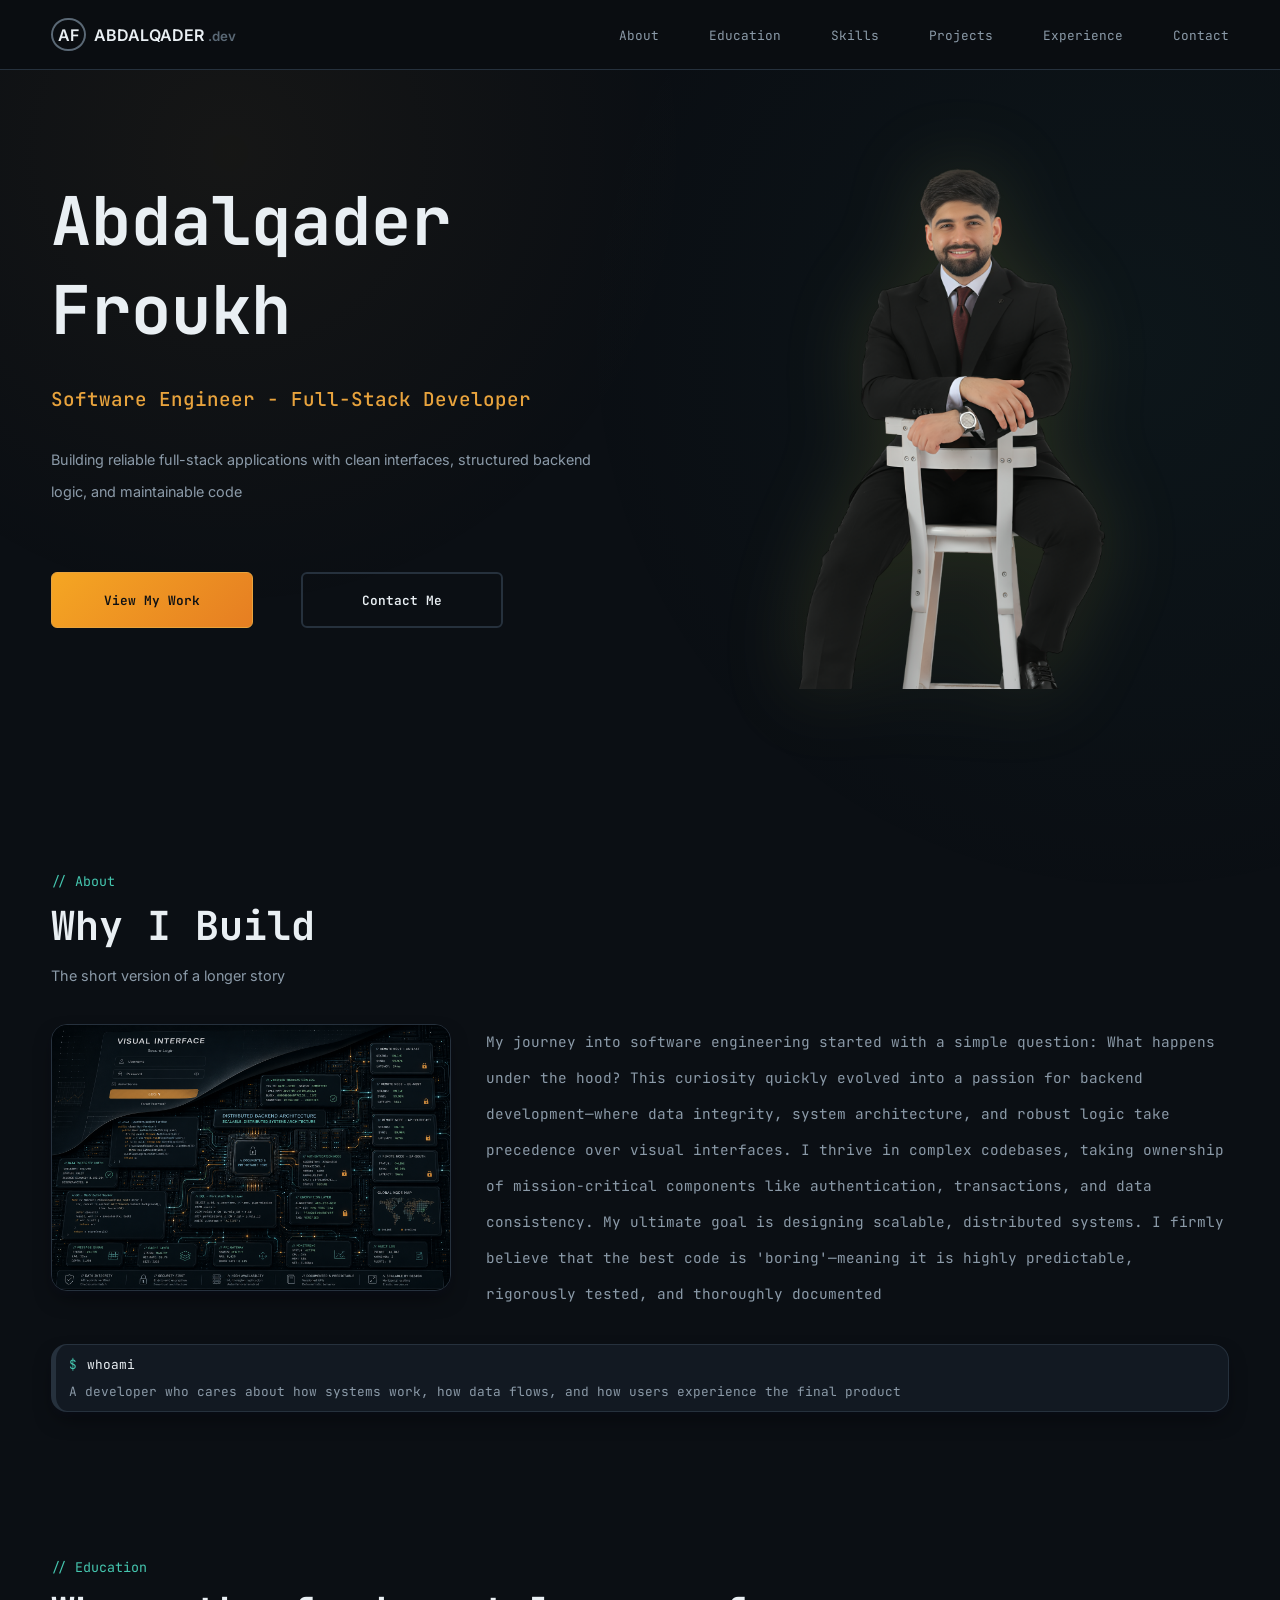
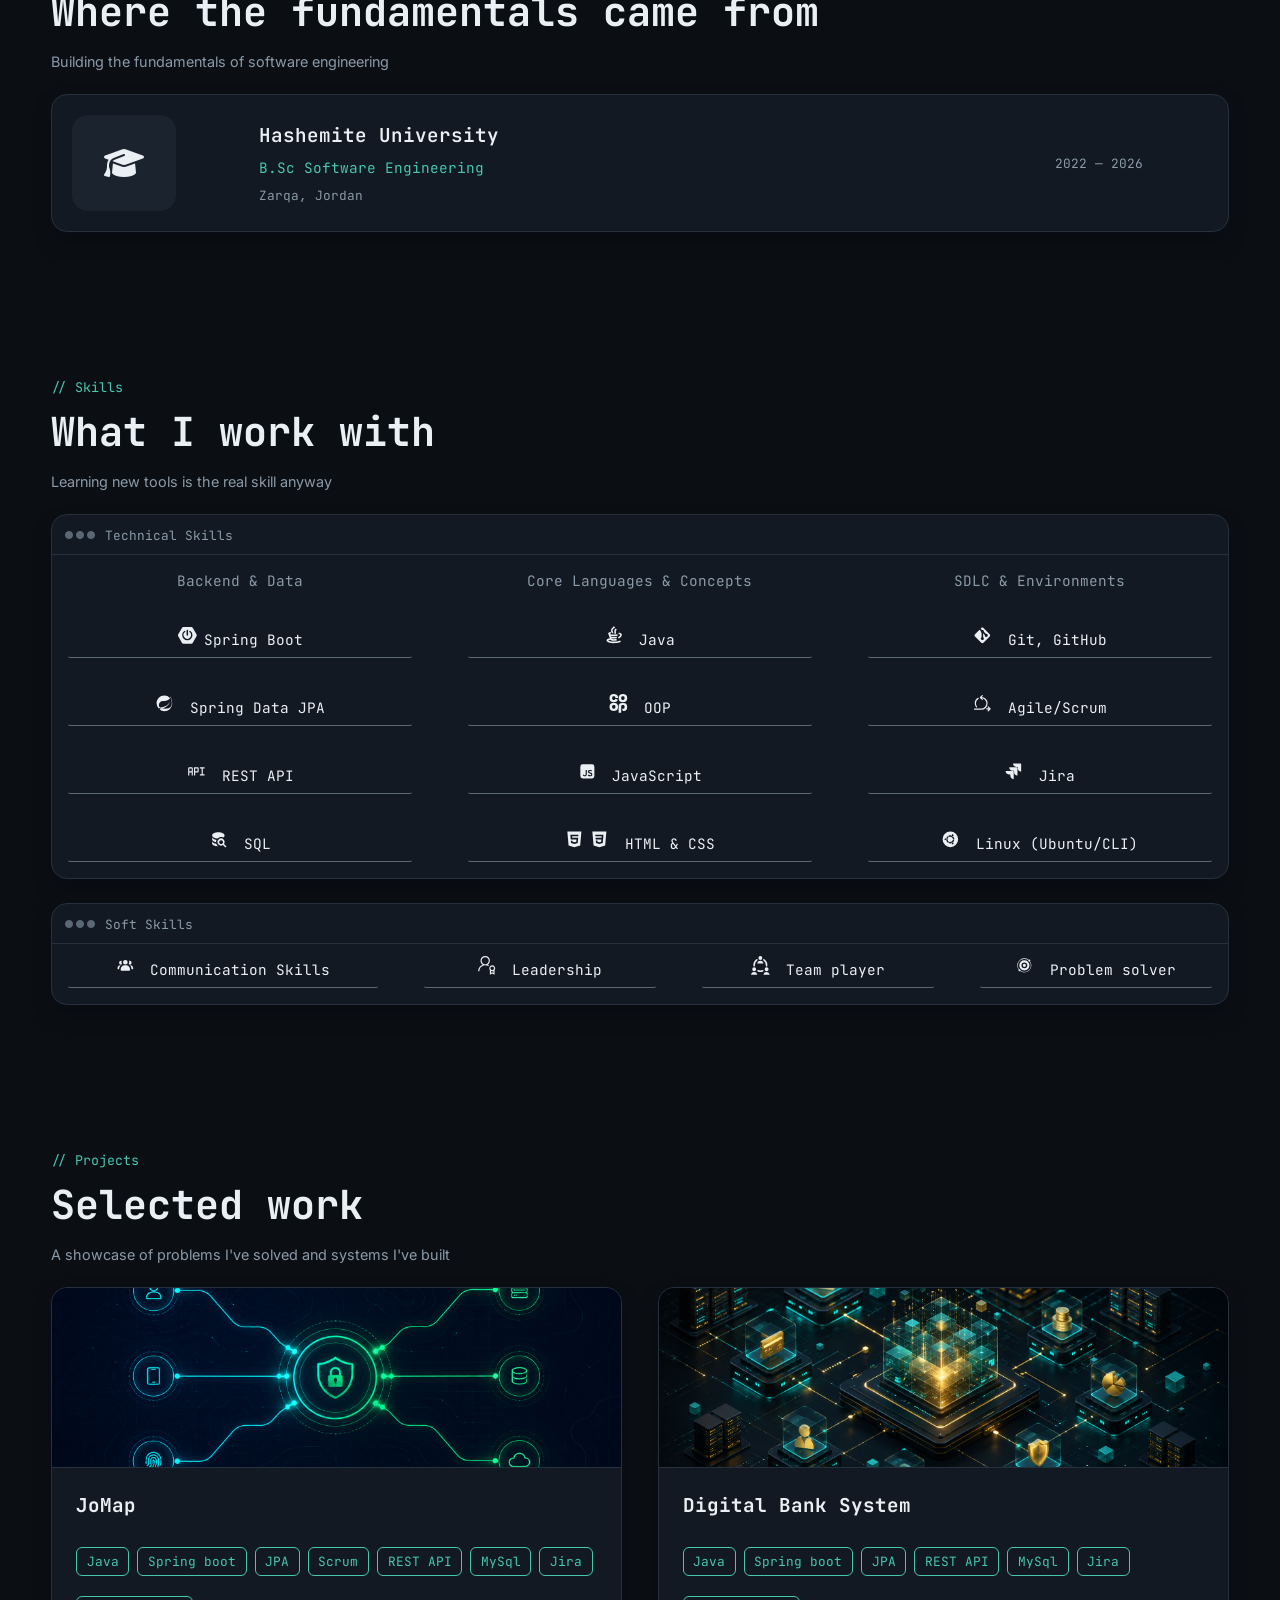
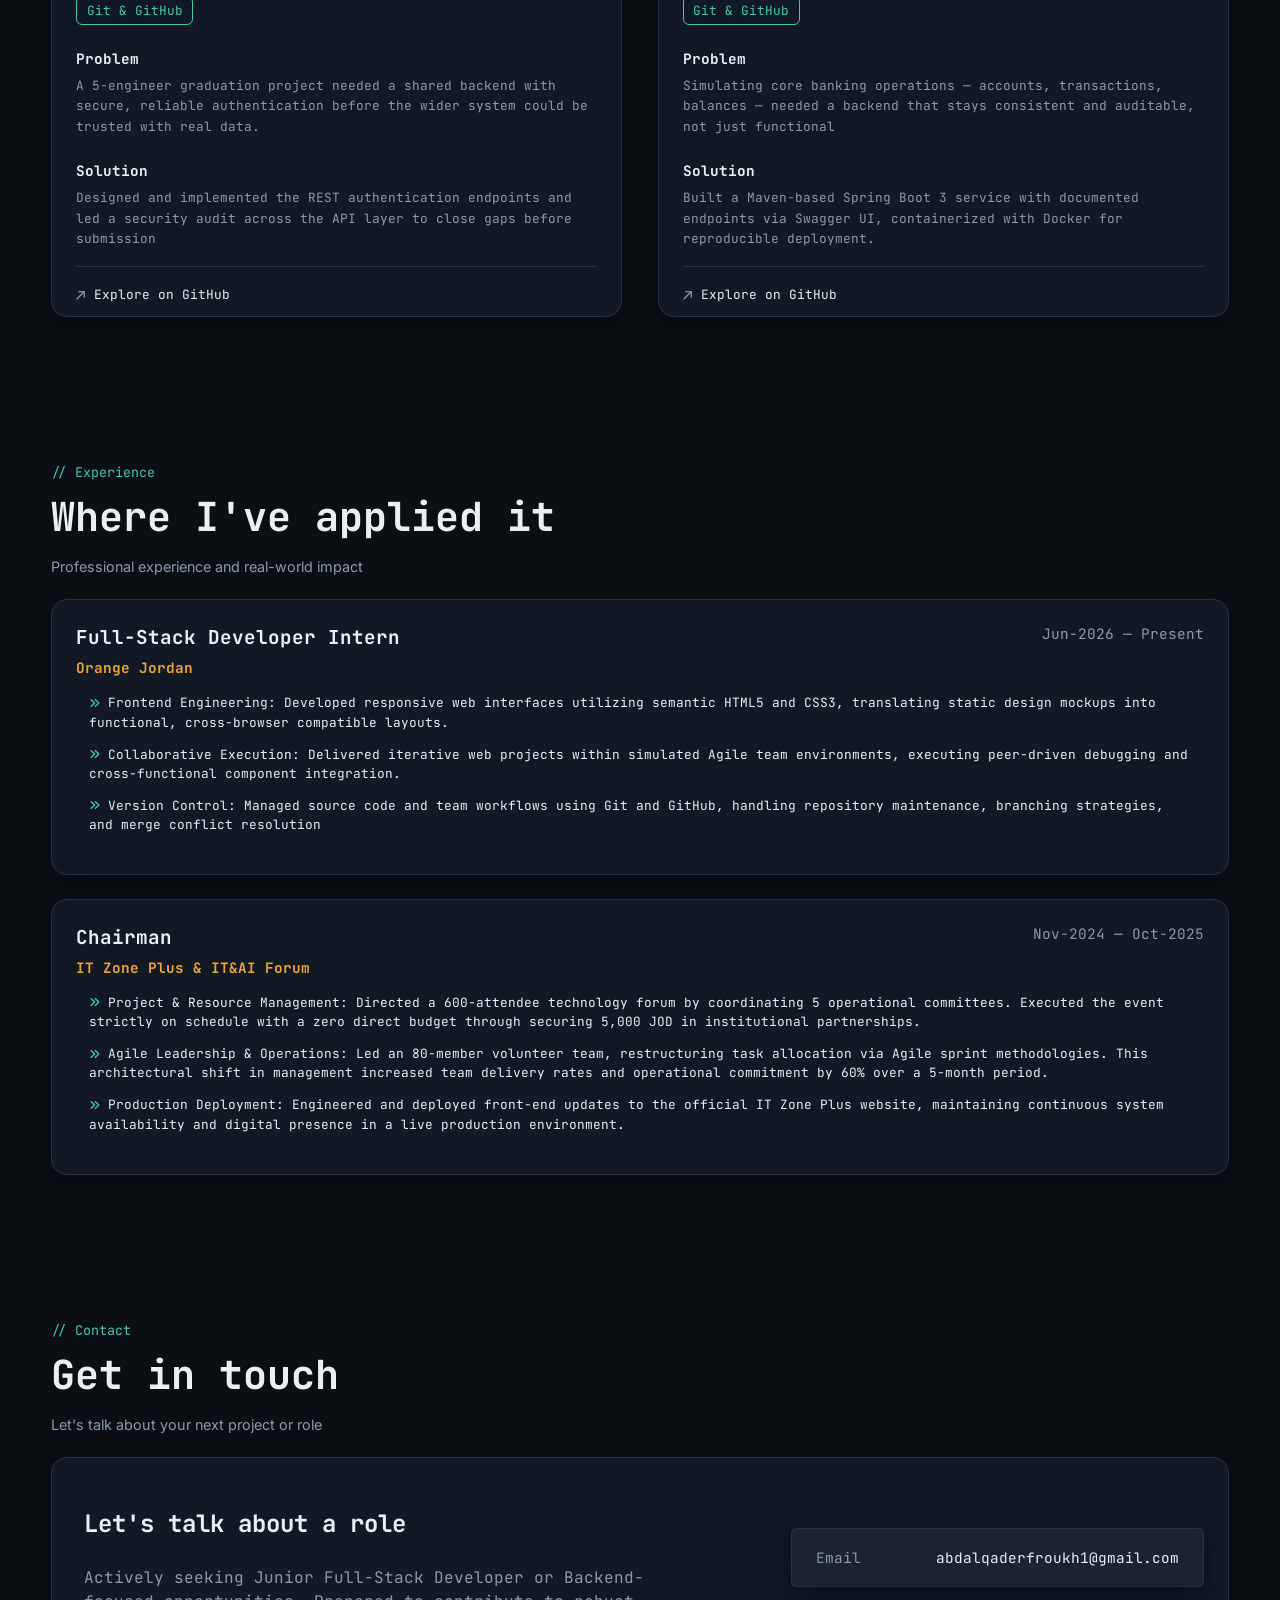
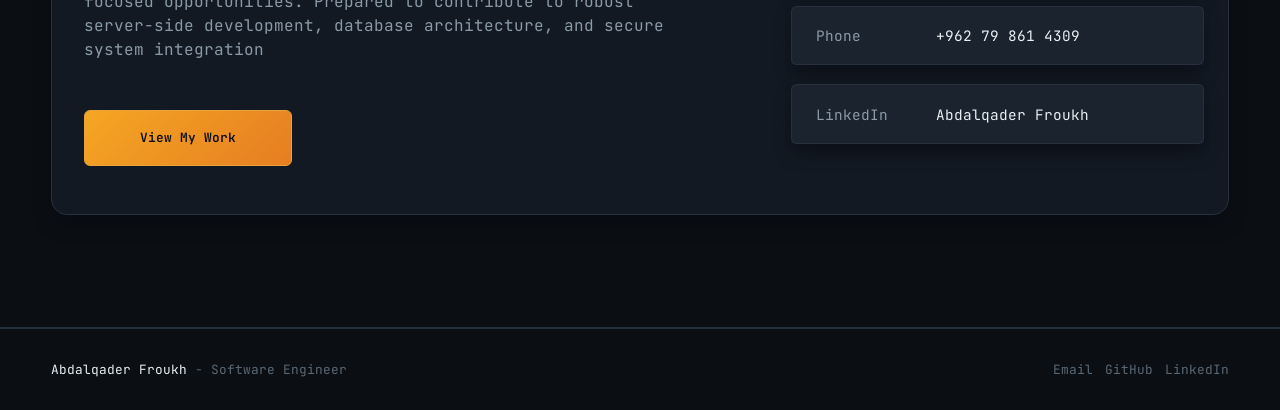
<file: index.html>
<!DOCTYPE html>
<html lang="en">
<head>
    <meta charset="UTF-8">
    <meta name="viewport" content="width=device-width, initial-scale=1.0">
    <link rel="stylesheet" href="style.css">
    <link rel="icon"  href="images/logo.png">
    <link rel="stylesheet" href="https://cdn.jsdelivr.net/npm/bootstrap-icons@1.11.3/font/bootstrap-icons.min.css">  
    <link rel="preconnect" href="https://fonts.googleapis.com">
    <link rel="preconnect" href="https://fonts.gstatic.com" crossorigin>
    <link href='https://unpkg.com/boxicons@2.1.4/css/boxicons.min.css' rel='stylesheet'>
    <link href="https://fonts.googleapis.com/css2?family=JetBrains+Mono:wght@400;500;600;700&family=Inter:wght@400;500;600;700;800&display=swap" rel="stylesheet">
    <link rel="stylesheet" href="https://cdnjs.cloudflare.com/ajax/libs/font-awesome/6.6.0/css/all.min.css">
    <title>Abdalqader_Portfolio</title>
</head>
<body>
    <nav>
        <a href="#top" class="nav-logo">
            <span class="nav-logo-badge">AF</span>ABDALQADER <small>.dev</small>
        </a>
        <svg xmlns="http://www.w3.org/2000/svg" height="32" width="32" viewBox="0 0 640 640"><!--!Font Awesome Free v7.3.0 by @fontawesome - https://fontawesome.com License - https://fontawesome.com/license/free Copyright 2026 Fonticons, Inc.--><path fill="#e9eff3" d="M96 160C96 142.3 110.3 128 128 128L512 128C529.7 128 544 142.3 544 160C544 177.7 529.7 192 512 192L128 192C110.3 192 96 177.7 96 160zM96 320C96 302.3 110.3 288 128 288L512 288C529.7 288 544 302.3 544 320C544 337.7 529.7 352 512 352L128 352C110.3 352 96 337.7 96 320zM544 480C544 497.7 529.7 512 512 512L128 512C110.3 512 96 497.7 96 480C96 462.3 110.3 448 128 448L512 448C529.7 448 544 462.3 544 480z"/></svg>
        <div class="nav-links">
            <a href="#About">About</a>
            <a href="#Education">Education</a>
            <a href="#Skills">Skills</a>
            <a href="#Projects">Projects</a>
            <a href="#Experience">Experience</a>
            <a href="#Contact">Contact</a>
        </div>
    </nav>
    <main class="container" id="top">
        <section class="hero">
            <div class="text-part">
                <h1 class="name">Abdalqader Froukh</h1>
                <p class="title">Software Engineer - Full-Stack Developer</p>
                <p class="sub-title">Building reliable full-stack applications with clean interfaces, structured backend logic, and maintainable code</p>
                <div class="btn">
                    <a class="primary-btn" href="#Projects">View My Work</a>
                    <a class="sec-btn" href="#Contact">Contact Me</a>
                </div>
            </div>
            <div class="img-part">
            <img  src="images/cut-Photoroom.png" alt="my photo">
            </div>
        </section>


        <section class="about" id="About">
            <div class="sec-head">
                <p class="small-title"><small>// About</small></p>
                <h2 class="sec-title">Why I Build</h2>
                <p class="sub-title">The short version of a longer story</p>
            </div>
            <div class="story-part">
                <div class="img-part2">
                    <img src="images/about-img.png" alt="backend photo">
                </div>
                <div class="story-text">
                    <p class="des">My journey into software engineering started with a simple question: What happens under the hood? This curiosity quickly evolved into a passion for backend development—where data integrity, system architecture, and robust logic take precedence over visual interfaces.
                        I thrive in complex codebases, taking ownership of mission-critical components like authentication, transactions, and data consistency. My ultimate goal is designing scalable, distributed systems. I firmly believe that the best code is 'boring'—meaning it is highly predictable, rigorously tested, and thoroughly documented</p>
                    </div>
                </div>
            <div class="box terminal">
                <p class="command"><span>$</span>whoami</p>
                <p class="resp">A developer who cares about how systems work, how data flows, and how users experience the final product</p>
            </div>
        </section>
        <section class="education" id="Education">
            <p class="small-title"><small>// Education</small></p>
            <h2 class="sec-title">Where the fundamentals came from</h2>
            <p class="sub-title">Building the fundamentals of software engineering</p>
            <div class="box edu-box">
                <div class="edu-icon"><i class="fa-solid fa-graduation-cap" style="color: #E9EFF3;"></i></div>
                <div class="edu-content">
                    <p class="coll-name">Hashemite University</p>
                    <p class="maj-name">B.Sc Software Engineering</p>
                    <p class="city">Zarqa, Jordan</p>
                </div>
                <div class="edu-date">2022 — 2026</div>
            </div>
        </section>

        <section class="skills" id="Skills">
            <p class="small-title"><small>// Skills</small></p>
            <h2 class="sec-title">What I work with</h2>
            <p class="sub-title">Learning new tools is the real skill anyway</p>

            <div class="tech-skills-box box">
                <div class="skills-header">
                    <i class="fa-solid fa-circle fa-2xs" style="color: #5a6875;"></i>
                    <i class="fa-solid fa-circle fa-2xs" style="color: #5a6875;"></i> 
                    <i class="fa-solid fa-circle fa-2xs" style="color: #5a6875;"></i> 
                    <span>Technical Skills</span>
                </div>
                <div class="devider"></div>
                <div class="tech-skills-count">
                    <div class="col-skills">
                        <h3>Backend & Data</h3>
                        <p><svg xmlns="http://www.w3.org/2000/svg" width="1.3em" height="1.3em" viewBox="0 0 24 24">
	<path d="M0 0h24v24H0z" fill="none" />
	<path fill="#e9eff3" d="m23.693 10.706l-4.73-8.185c-.41-.71-1.417-1.294-2.24-1.294h-9.45c-.82 0-1.831.584-2.24 1.294L.306 10.706c-.41.71-.41 1.873 0 2.584l4.725 8.189c.41.71 1.417 1.294 2.24 1.294h9.455c.82 0 1.826-.584 2.24-1.294l4.726-8.19c.41-.71.41-1.873 0-2.583zM10.976 5.755c0-.537.438-.975.974-.975s.975.438.975.975v5.821a.976.976 0 0 1-1.948 0zm.974 12.43a6.616 6.616 0 0 1-6.607-6.609A6.64 6.64 0 0 1 8.01 6.272a.866.866 0 0 1 1.214.18a.866.866 0 0 1-.178 1.213a4.876 4.876 0 0 0 5.812 7.827a4.88 4.88 0 0 0 1.967-3.916a4.9 4.9 0 0 0-1.986-3.925a.87.87 0 0 1-.183-1.214a.87.87 0 0 1 1.214-.183a6.63 6.63 0 0 1 2.687 5.322a6.613 6.613 0 0 1-6.608 6.608" />
</svg>Spring Boot</p>
                        <p><svg xmlns="http://www.w3.org/2000/svg" width="1.3em" height="1.3em" viewBox="0 0 24 24">
	<path d="M0 0h24v24H0z" fill="none" />
	<path fill="#e9eff3" d="M20.205 16.392c-2.469 3.289-7.741 2.179-11.122 2.338c0 0-.599.034-1.201.133c0 0 .228-.097.519-.198c2.374-.821 3.496-.986 4.939-1.727c2.71-1.388 5.408-4.413 5.957-7.555c-1.032 3.022-4.17 5.623-7.027 6.679c-1.955.722-5.492 1.424-5.493 1.424l-.143-.076c-2.405-1.17-2.475-6.38 1.894-8.059c1.916-.736 3.747-.332 5.818-.825c2.208-.525 4.766-2.18 5.805-4.344c1.165 3.458 2.565 8.866.054 12.21m.042-13.28a9.2 9.2 0 0 1-1.065 1.89a9.98 9.98 0 0 0-7.167-3.031C6.492 1.971 2 6.463 2 11.985a9.98 9.98 0 0 0 3.205 7.334l.22.194a.856.856 0 1 1 .001.001l.149.132A9.96 9.96 0 0 0 12.015 22c5.278 0 9.613-4.108 9.984-9.292c.274-2.539-.476-5.763-1.752-9.596" />
</svg>
Spring Data JPA</p>
                        <p><svg xmlns="http://www.w3.org/2000/svg" width="1.3em" height="1.3em" viewBox="0 0 32 32">
	<path d="M0 0h32v32H0z" fill="none" />
	<path fill="#e9eff3" d="M8 9H4a2 2 0 0 0-2 2v12h2v-5h4v5h2V11a2 2 0 0 0-2-2m-4 7v-5h4v5Zm18-5h3v10h-3v2h8v-2h-3V11h3V9h-8zm-8 12h-2V9h6a2 2 0 0 1 2 2v5a2 2 0 0 1-2 2h-4Zm0-7h4v-5h-4Z" />
</svg>
REST API</p>
                        <p><svg xmlns="http://www.w3.org/2000/svg" width="1.3em" height="1.3em" viewBox="0 0 24 24">
	<path d="M0 0h24v24H0z" fill="none" />
	<path fill="#e9eff3" d="M18.68 12.32a4.49 4.49 0 0 0-6.36.01a4.49 4.49 0 0 0 0 6.36a4.51 4.51 0 0 0 5.57.63L21 22.39L22.39 21l-3.09-3.11c1.13-1.77.87-4.09-.62-5.57m-1.41 4.95c-.98.98-2.56.97-3.54 0c-.97-.98-.97-2.56.01-3.54c.97-.97 2.55-.97 3.53 0c.97.98.97 2.56 0 3.54M10.9 20.1a6.5 6.5 0 0 1-1.48-2.32C6.27 17.25 4 15.76 4 14v3c0 2.21 3.58 4 8 4c-.4-.26-.77-.56-1.1-.9M4 9v3c0 1.68 2.07 3.12 5 3.7v-.2c0-.93.2-1.85.58-2.69C6.34 12.3 4 10.79 4 9m8-6C7.58 3 4 4.79 4 7c0 2 3 3.68 6.85 4h.05c1.2-1.26 2.86-2 4.6-2c.91 0 1.81.19 2.64.56A3.22 3.22 0 0 0 20 7c0-2.21-3.58-4-8-4" />
</svg>
SQL</p>
                    </div>
                    <div class="col-skills">
                        <h3>Core Languages & Concepts</h3>
                        <p><svg xmlns="http://www.w3.org/2000/svg" width="1.3em" height="1.3em" viewBox="0 0 24 24">
	<path d="M0 0h24v24H0z" fill="none" />
	<path fill="#e9eff3" d="M10.82 8.427c-.76-1.085-1.046-1.872-1.108-2.445c-.059-.54.073-.97.335-1.383c.283-.447.708-.862 1.248-1.353c.505-.458 1.137-1.003 1.633-1.62L11.37.374c-.416.517-.928.947-1.418 1.391c-.534.485-1.149 1.062-1.593 1.764c-.466.735-.75 1.611-.635 2.67c.112 1.026.588 2.132 1.458 3.375zm1.25-3.03c.284-.684.861-1.37 1.78-2.156l1.3 1.518c-.831.713-1.129 1.153-1.235 1.407c-.104.25-.035.499.035.747c.084.296.223.79.214 1.322c-.012.706-.254 1.452-.832 2.32l-1.664-1.11c.422-.632.492-1.01.496-1.243c.005-.295-.072-.46-.197-.96c-.12-.478-.21-1.097.102-1.845M6.141 10c.47-.314 1.05-.474 1.592-.604L7.266 7.45c-.813.196-1.551.46-2.112.807C4.644 8.573 4 9.136 4 10c0 .726.486 1.306 1.065 1.686a2.5 2.5 0 0 0-.065.572c0 .98.418 1.807 1.143 2.42c-.107.3-.155.634-.14.968c-.777.151-1.536.373-2.17.664c-.432.198-.858.451-1.19.777c-.334.329-.643.804-.643 1.413c0 .427.189.772.374 1.01c.189.242.432.449.684.624c.506.351 1.184.669 1.959.936c1.558.538 3.669.93 5.983.93c3.327 0 5.663-.384 7.19-.782a13 13 0 0 0 1.704-.561c.21-.088.42-.181.616-.297c.01-.006-1.028-1.715-1.024-1.718c-.564.294-1.188.48-1.8.64c-1.349.352-3.513.718-6.686.718c-2.104 0-3.993-.358-5.33-.82c-.532-.184-1.088-.398-1.541-.74c.115-.09.29-.199.538-.312c.558-.256 1.323-.466 2.14-.591q.344.365.814.64c.965.562 2.292.823 3.879.823c1.31 0 2.258-.132 2.898-.274c.356-.078.714-.167 1.042-.328c.003-.002-.881-1.795-.881-1.795q-.291.105-.593.17c-.489.109-1.29.227-2.466.227c-1.413 0-2.336-.24-2.871-.551c-.426-.248-.589-.524-.622-.824c.868.253 1.895.375 3.056.375c1.463 0 2.518-.143 3.228-.297c.386-.083.775-.179 1.134-.346c.02-.01-.857-1.807-.857-1.807a4.4 4.4 0 0 1-.7.198c-.56.121-1.473.252-2.806.252c-1.603 0-2.67-.264-3.302-.623c-.471-.268-.678-.568-.74-.89c1.24.326 2.805.513 4.48.513c1.817 0 3.502-.22 4.783-.598l-.566-1.918c-1.054.311-2.54.516-4.217.516c-1.724 0-3.245-.216-4.302-.542c-.5-.153-.846-.316-1.056-.458m11.448.746c1.213-.11 1.66.188 1.804.342c.149.16.201.408.136.67c-.116.464-.443.914-.973 1.328c-.529.413-1.2.74-1.873.965l.632 1.897c.828-.276 1.718-.698 2.471-1.285c.75-.586 1.424-1.385 1.683-2.42c.185-.74.112-1.741-.614-2.52c-.73-.782-1.909-1.109-3.447-.969z" />
</svg>
Java</p>
                        <p><svg xmlns="http://www.w3.org/2000/svg" width="1.3em" height="1.3em" viewBox="0 0 24 24">
	<path d="M0 0h24v24H0z" fill="none" />
	<path fill="#e9eff3" d="M23.275 5.265c0-.852-.132-1.703-.36-2.555c-.328-1.016-1.081-1.834-2.031-2.194a9.25 9.25 0 0 0-6.092 0a3.17 3.17 0 0 0-2.03 2.194a9.53 9.53 0 0 0 0 5.077c.326 1.015 1.08 1.834 2.03 2.194a8 8 0 0 0 3.046.491c1.049 0 2.063-.196 3.046-.491a3.17 3.17 0 0 0 2.031-2.194c.229-.819.36-1.67.36-2.522m-3.308 0c0 .393-.065.852-.196 1.212c-.164.524-.623.95-1.18 1.081a4.2 4.2 0 0 1-1.571 0a1.47 1.47 0 0 1-1.18-1.081a4.03 4.03 0 0 1 0-2.489c.163-.524.622-.95 1.18-1.081a4.2 4.2 0 0 1 1.571 0a1.48 1.48 0 0 1 1.18 1.081q.195.687.196 1.277m-8.745 13.79a9.55 9.55 0 0 0 0-5.077c-.327-1.016-1.081-1.834-2.03-2.195a9.25 9.25 0 0 0-6.092 0a3.17 3.17 0 0 0-2.031 2.195a9.55 9.55 0 0 0 0 5.077c.328 1.015 1.081 1.834 2.031 2.193a9.25 9.25 0 0 0 6.092 0a3.4 3.4 0 0 0 2.03-2.193m-2.948-2.523c0 .393-.066.852-.197 1.212a1.64 1.64 0 0 1-1.179 1.081a4.2 4.2 0 0 1-1.572 0a1.48 1.48 0 0 1-1.179-1.081a4.04 4.04 0 0 1 0-2.489a1.64 1.64 0 0 1 1.179-1.081a4.2 4.2 0 0 1 1.572 0a1.48 1.48 0 0 1 1.179 1.081q.197.639.197 1.277m0-11.3h3.308c0-.851-.131-1.703-.36-2.521c-.327-1.016-1.081-1.834-2.03-2.194a9.25 9.25 0 0 0-6.092 0C2.084.909 1.331 1.728 1.068 2.743a9.55 9.55 0 0 0 0 5.077c.328 1.015 1.081 1.834 2.031 2.194c.982.36 1.998.492 3.046.492s2.063-.197 3.046-.492a3.17 3.17 0 0 0 2.03-2.194c.033-.131.065-.295.131-.426L8.241 5.953c-.033.196-.065.36-.131.557c-.163.524-.622.95-1.179 1.081a4.2 4.2 0 0 1-1.572 0A1.48 1.48 0 0 1 4.18 6.51a4.04 4.04 0 0 1 0-2.489c.164-.524.622-.95 1.179-1.082a4.2 4.2 0 0 1 1.572 0A1.48 1.48 0 0 1 8.11 4.021c.098.425.164.818.164 1.211m4.421 8.779a9.4 9.4 0 0 0-.36 2.555V24h3.308v-7.468c0-.393.065-.852.196-1.212c.163-.524.622-.95 1.18-1.081a4.2 4.2 0 0 1 1.571 0a1.48 1.48 0 0 1 1.18 1.081a4.04 4.04 0 0 1 0 2.489c-.164.523-.623.95-1.146 1.08a4.2 4.2 0 0 1-1.572 0c-.099-.031-.229-.064-.327-.098l1.113 3.079c1.049 0 2.063-.197 3.046-.491a3.18 3.18 0 0 0 2.031-2.194a9.55 9.55 0 0 0 0-5.077c-.328-1.016-1.081-1.834-2.031-2.195a9.25 9.25 0 0 0-6.092 0c-1.016.263-1.769 1.082-2.097 2.098" />
</svg>
OOP</p>
                        <p><svg xmlns="http://www.w3.org/2000/svg" width="1.3em" height="1.3em" viewBox="0 0 24 24">
	<path d="M0 0h24v24H0z" fill="none" />
	<path fill="#e9eff3" d="M6 3a3 3 0 0 0-3 3v12a3 3 0 0 0 3 3h12a3 3 0 0 0 3-3V6a3 3 0 0 0-3-3zm7.334 13.055q1.08.87 2.156.858q.66 0 1.012-.242a.75.75 0 0 0 .341-.66a.97.97 0 0 0-.34-.748q-.352-.307-1.332-.616q-1.177-.34-1.815-.88q-.626-.54-.638-1.507q0-.913.792-1.529q.77-.616 1.97-.616q1.672 0 2.683.814l-.77 1.199a2.6 2.6 0 0 0-.935-.462a3.2 3.2 0 0 0-.946-.165q-.57 0-.913.209q-.34.21-.34.55q0 .374.417.638q.42.254 1.43.561q1.221.363 1.738.968t.517 1.54q0 .957-.737 1.65q-.726.682-2.112.715q-1.815 0-3.036-1.089zm-5.53.638q.352.22.847.22q.517 0 .858-.297q.34-.308.341-1.067v-5.302h1.485v5.588q-.033 1.298-.748 1.87a2.5 2.5 0 0 1-.891.484a3.3 3.3 0 0 1-.935.143q-.825 0-1.463-.286q-.682-.307-1.144-1.089l1.034-.847q.285.385.616.583" />
</svg>
JavaScript</p>
                        <p><svg xmlns="http://www.w3.org/2000/svg" width="1.3em" height="1.3em" viewBox="0 0 24 24">
	<path d="M0 0h24v24H0z" fill="none" />
	<path fill="#e9eff3" d="m3 2l1.578 17.824L12 22l7.467-2.175L21 2zm14.049 6.048H9.075l.172 2.016h7.697l-.626 6.565l-4.246 1.381l-4.281-1.455l-.288-2.932h2.024l.16 1.411l2.4.815l2.346-.763l.297-3.005H7.416l-.562-6.05h10.412z" />
</svg><svg xmlns="http://www.w3.org/2000/svg" width="1.3em" height="1.3em" viewBox="0 0 24 24">
	<path d="M0 0h24v24H0z" fill="none" />
	<path fill="#e9eff3" d="m3 2l1.578 17.834L12 22l7.468-2.165L21 2zm13.3 14.722l-4.293 1.204H12l-4.297-1.204l-.297-3.167h2.108l.15 1.526l2.335.639l2.34-.64l.245-3.05h-7.27l-.187-2.006h7.64l.174-2.006H6.924l-.176-2.006h10.506z" />
</svg>
HTML & CSS</p>
                    </div>
                    <div class="col-skills">
                        <h3>SDLC & Environments</h3>
                        <p><svg xmlns="http://www.w3.org/2000/svg" width="1.3em" height="1.3em" viewBox="0 0 24 24">
	<path d="M0 0h24v24H0z" fill="none" />
	<path fill="#e9eff3" d="M2.6 10.59L8.38 4.8l1.69 1.7c-.24.85.15 1.78.93 2.23v5.54c-.6.34-1 .99-1 1.73a2 2 0 0 0 2 2a2 2 0 0 0 2-2c0-.74-.4-1.39-1-1.73V9.41l2.07 2.09c-.07.15-.07.32-.07.5a2 2 0 0 0 2 2a2 2 0 0 0 2-2a2 2 0 0 0-2-2c-.18 0-.35 0-.5.07L13.93 7.5a1.98 1.98 0 0 0-1.15-2.34c-.43-.16-.88-.2-1.28-.09L9.8 3.38l.79-.78c.78-.79 2.04-.79 2.82 0l7.99 7.99c.79.78.79 2.04 0 2.82l-7.99 7.99c-.78.79-2.04.79-2.82 0L2.6 13.41c-.79-.78-.79-2.04 0-2.82" />
</svg>
Git, GitHub</p>
                        <p><svg xmlns="http://www.w3.org/2000/svg" width="1.3em" height="1.3em" viewBox="0 0 24 24">
	<path d="M0 0h24v24H0z" fill="none" />
	<g fill="none" stroke="#e9eff3" stroke-linecap="round" stroke-linejoin="round" stroke-width="1.5">
		<path d="M17.5 19H22m0 0l-2.5-2.5M22 19l-2.5 2.5M12 2L9.5 4.5L12 7" />
		<path d="M10.5 4.5a7.5 7.5 0 0 1 0 15H2" />
		<path d="M6.756 5.5A7.5 7.5 0 0 0 3 12c0 1.688.558 3.246 1.5 4.5" />
	</g>
</svg>
Agile/Scrum</p>
                        <p><svg xmlns="http://www.w3.org/2000/svg" width="1.3em" height="1.3em" viewBox="0 0 24 24">
	<path d="M0 0h24v24H0z" fill="none" />
	<path fill="#e9eff3" d="M11.53 2c0 2.4 1.97 4.35 4.35 4.35h1.78v1.7c0 2.4 1.94 4.34 4.34 4.35V2.84a.84.84 0 0 0-.84-.84zM6.77 6.8a4.36 4.36 0 0 0 4.34 4.34h1.8v1.72a4.36 4.36 0 0 0 4.34 4.34V7.63a.84.84 0 0 0-.83-.83zM2 11.6c0 2.4 1.95 4.34 4.35 4.34h1.78v1.72c.01 2.39 1.95 4.34 4.34 4.34v-9.57a.84.84 0 0 0-.84-.84z" />
</svg>
Jira</p>
                        <p><svg xmlns="http://www.w3.org/2000/svg" width="1.3em" height="1.3em" viewBox="0 0 24 24">
	<path d="M0 0h24v24H0z" fill="none" />
	<path fill="#e9eff3" d="M22 12a10 10 0 0 1-10 10A10 10 0 0 1 2 12A10 10 0 0 1 12 2a10 10 0 0 1 10 10m-7.66-4.26c.58.33 1.31.13 1.66-.44c.31-.57.12-1.3-.46-1.64c-.57-.33-1.31-.16-1.64.44c-.33.57-.13 1.31.44 1.64m-2.46 7.76c-.53 0-1.03-.11-1.47-.32l-.84 1.5c.7.32 1.48.54 2.31.54c.49 0 .95-.07 1.4-.19c.08-.49.36-.93.82-1.19c.46-.27.98-.29 1.44-.12c.89-.87 1.46-2.06 1.55-3.39l-1.71-.02a3.506 3.506 0 0 1-3.5 3.19m0-7c1.84 0 3.34 1.39 3.5 3.19l1.71-.03a5.2 5.2 0 0 0-1.55-3.38c-.46.17-.99.14-1.44-.12c-.46-.26-.74-.71-.82-1.19c-.45-.12-.91-.19-1.4-.19c-.83 0-1.61.19-2.31.54l.84 1.5c.44-.21.94-.32 1.47-.32M8.37 12c0-1.19.59-2.24 1.49-2.87L9 7.65a5.22 5.22 0 0 0-2.17 3.04c.38.31.62.78.62 1.31s-.24 1-.62 1.31A5.2 5.2 0 0 0 9 16.34l.86-1.47c-.9-.63-1.49-1.68-1.49-2.87m5.97 4.26c-.57.33-.77 1.06-.44 1.64c.33.57 1.07.77 1.64.44c.58-.34.77-1.07.46-1.64c-.35-.58-1.08-.77-1.66-.44M5.76 10.8c-.66 0-1.2.54-1.2 1.2s.54 1.2 1.2 1.2c.67 0 1.2-.54 1.2-1.2s-.53-1.2-1.2-1.2" />
</svg>
Linux (Ubuntu/CLI)</p>
                    </div>
                </div>
            </div>
            <div class="soft-skills-box box">
                <div class="skills-header">
                    <i class="fa-solid fa-circle fa-2xs" style="color: #5a6875;"></i>
                    <i class="fa-solid fa-circle fa-2xs" style="color: #5a6875;"></i> 
                    <i class="fa-solid fa-circle fa-2xs" style="color: #5a6875;"></i> 
                    <span>Soft Skills</span>
                </div>
                <div class="devider"></div>
                <div class="soft-skills-count">
                    <p><svg xmlns="http://www.w3.org/2000/svg" width="1.3em" height="1.3em" viewBox="0 0 24 24">
	<path d="M0 0h24v24H0z" fill="none" />
	<path fill="#e9eff3" d="M12 5a3 3 0 1 0 0 6a3 3 0 1 0 0-6m1 7h-2c-2.76 0-5 2.24-5 5v.5c0 .83.67 1.5 1.5 1.5h9c.83 0 1.5-.67 1.5-1.5V17c0-2.76-2.24-5-5-5m-6.5-1c.47 0 .9-.12 1.27-.33a5.03 5.03 0 0 1-.42-4.52C7.09 6.06 6.8 6 6.5 6C5.06 6 4 7.06 4 8.5S5.06 11 6.5 11m-.39 1H5.5C3.57 12 2 13.57 2 15.5v1c0 .28.22.5.5.5H4c0-1.96.81-3.73 2.11-5m11.39-1c1.44 0 2.5-1.06 2.5-2.5S18.94 6 17.5 6c-.31 0-.59.06-.85.15a5.03 5.03 0 0 1-.42 4.52c.37.21.79.33 1.27.33m1 1h-.61A6.97 6.97 0 0 1 20 17h1.5c.28 0 .5-.22.5-.5v-1c0-1.93-1.57-3.5-3.5-3.5" />
</svg>
Communication Skills</p>
                    <p><svg xmlns="http://www.w3.org/2000/svg" width="1.3em" height="1.3em" viewBox="0 0 2048 2048">
	<path d="M0 0h2048v2048H0z" fill="none" />
	<path fill="#e9eff3" d="M1168 946q38 15 74 33t70 41q-22 24-40 50t-33 56q-77-50-164-76t-179-26q-88 0-170 23t-153 64t-129 100t-100 130t-65 153t-23 170H128q0-120 35-231t101-205t156-167t204-115q-113-74-176-186t-64-248q0-106 40-199t109-163T696 40T896 0t199 40t163 109t110 163t40 200q0 66-16 129t-48 119t-75 103t-101 83M512 512q0 80 30 149t82 122t122 83t150 30q79 0 149-30t122-82t83-122t30-150q0-79-30-149t-82-122t-123-83t-149-30q-80 0-149 30t-122 82t-83 123t-30 149m1472 832q0 52-16 101t-48 91v512l-256-128l-256 128v-512q-31-42-47-91t-17-101q0-66 25-124t68-101t102-69t125-26t124 25t101 69t69 102t26 124m-320-192q-40 0-75 15t-61 41t-41 61t-15 75t15 75t41 61t61 41t75 15t75-15t61-41t41-61t15-75t-15-75t-41-61t-61-41t-75-15m128 689v-204q-60 27-128 27t-128-27v204q32-16 64-31t64-33q32 17 64 32t64 32" />
</svg>
Leadership</p>
                    <p><svg xmlns="http://www.w3.org/2000/svg" width="1.3em" height="1.3em" viewBox="0 0 24 24">
	<path d="M0 0h24v24H0z" fill="none" />
	<path fill="#e9eff3" d="M15.93 18.54a1 1 0 0 0-1.3-.55a7.06 7.06 0 0 1-5.25 0a1 1 0 1 0-.76 1.85a9 9 0 0 0 6.76 0a1 1 0 0 0 .55-1.3m.01-12.83A7 7 0 0 1 19 11.5a9 9 0 0 1-.05.88a1 1 0 1 0 2 .24A8 8 0 0 0 21 11.5a9 9 0 0 0-3.93-7.44a1 1 0 1 0-1.13 1.65M4.18 13.49a1 1 0 0 0 .87-1.11a9 9 0 0 1 0-.88a7 7 0 0 1 3.01-5.79a1 1 0 1 0-1.13-1.65A9 9 0 0 0 3 11.5a8 8 0 0 0 .07 1.12a1 1 0 0 0 1.11.87M15.67 9.5a.25.25 0 0 0 .2-.09a.27.27 0 0 0 .05-.21A4.06 4.06 0 0 0 8 9.19a.25.25 0 0 0 0 .22a.28.28 0 0 0 .19.09Zm-6.17-7a2.5 2.5 0 1 0 5 0a2.5 2.5 0 1 0-5 0m10.5 18a4.06 4.06 0 0 0-4 3.2a.25.25 0 0 0 .24.3h7.46a.3.3 0 0 0 .2-.09a.28.28 0 0 0 0-.22A4.06 4.06 0 0 0 20 20.5M17.53 17a2.5 2.5 0 1 0 5 0a2.5 2.5 0 1 0-5 0M4 20.5a4.06 4.06 0 0 0-4 3.2a.26.26 0 0 0 0 .21a.25.25 0 0 0 .3.09h7.45a.25.25 0 0 0 .25-.31a4.07 4.07 0 0 0-4-3.19M1.57 17a2.5 2.5 0 1 0 5 0a2.5 2.5 0 1 0-5 0" />
</svg>
Team player</p>
                    <p><svg xmlns="http://www.w3.org/2000/svg" width="1.3em" height="1.3em" viewBox="0 0 24 24">
	<path d="M0 0h24v24H0z" fill="none" />
	<path fill="#e9eff3" fill-rule="evenodd" d="M20.318 12.004a8.322 8.322 0 0 1-13.383 6.608a1.248 1.248 0 0 0-1.546-1.553A8.321 8.321 0 0 1 17.052 5.396a1.248 1.248 0 0 0 1.554 1.553a8.3 8.3 0 0 1 1.712 5.055m-2.892-7.198a1.25 1.25 0 1 1 1.769 1.769a9.013 9.013 0 0 1-12.62 12.62a1.252 1.252 0 0 1-2.145-.882a1.25 1.25 0 0 1 .376-.887a9.014 9.014 0 0 1 12.62-12.62M11.998 15.75a3.737 3.737 0 1 0 0-7.475a3.737 3.737 0 0 0 0 7.475m0 2.773a6.518 6.518 0 0 0 0-13.036a6.51 6.51 0 1 0 0 13.022zm2.005-6.518a2.004 2.004 0 1 1-4.009 0a2.004 2.004 0 0 1 4.008 0" clip-rule="evenodd" />
</svg>
Problem solver</p>
                </div>
            </div>
        </section>
        <section class="projects" id="Projects" >
            <p class="small-title"><small>// Projects</small></p>
            <h2 class="sec-title">Selected work</h2>
            <p class="sub-title">A showcase of problems I've solved and systems I've built</p>
            
            <div class="pro-cards">
                <div class="each-card box">
                    <div class="pro-img">
                        <img src="/images/jomap.png" alt="">
                    </div>
                    <div class="pro-datails">
                        <h3>JoMap</h3>
                        <div class="tags-container">
                            <span>Java</span>
                            <span>Spring boot</span>
                            <span>JPA</span>
                            <span>Scrum</span>
                            <span>REST API</span>
                            <span>MySql</span>
                            <span>Jira</span>
                            <span>Git & GitHub</span>
                        </div>
                        <h4>Problem</h4>
                        <p>A 5-engineer graduation project needed a shared backend with secure, reliable authentication before the wider system could be trusted with real data.</p>
                        <h4>Solution</h4>
                        <p>Designed and implemented the REST authentication endpoints and led a security audit across the API layer to close gaps before submission</p>
                        <hr>
                        <p ><a href="https://github.com/ziadmq/JoMap.git">Explore on GitHub</a></p>
                    </div>
                </div>
                <div class="each-card box">
                    <div class="pro-img">
                        <img src="/images/dgb.png" alt="">
                    </div>
                    <div class="pro-datails">
                        <h3>Digital Bank System</h3>
                        <div class="tags-container">
                            <span>Java</span>
                            <span>Spring boot</span>
                            <span>JPA</span>
                            <span>REST API</span>
                            <span>MySql</span>
                            <span>Jira</span>
                            <span>Git & GitHub</span>
                        </div>
                        <h4>Problem</h4>
                        <p>Simulating core banking operations — accounts, transactions, balances — needed a backend that stays consistent and auditable, not just functional</p>
                        <h4>Solution</h4>
                        <p>Built a Maven-based Spring Boot 3 service with documented endpoints via Swagger UI, containerized with Docker for reproducible deployment.</p>
                        <hr>
                        <p ><a href="https://github.com/abdalqaderf/Digital-bank-system.git">Explore on GitHub</a></p>
                    </div>
                </div>
            </div>
        </section>
        <section class="experience" id="Experience">
            <p class="small-title"><small>//  Experience</small></p>
            <h2 class="sec-title">Where I've applied it</h2>
            <p class="sub-title">Professional experience and real-world impact</p>
            
            <div class="edu-card edu-card1 box">
                <div class="pos-date">
                    <h4>Full-Stack Developer Intern</h4>
                    <p>Jun-2026 — Present</p>
                </div>
                <h5>Orange Jordan</h5>
                <ul>
                    <li><i class="fa-solid fa-angles-right fa-sm" style="color: #45c7b0;"></i>Frontend Engineering: Developed responsive web interfaces utilizing semantic HTML5 and CSS3, translating static design mockups into functional, cross-browser compatible layouts.</li>
                    <li><i class="fa-solid fa-angles-right fa-sm" style="color: #45c7b0;"></i>Collaborative Execution: Delivered iterative web projects within simulated Agile team environments, executing peer-driven debugging and cross-functional component integration.</li>
                    <li><i class="fa-solid fa-angles-right fa-sm" style="color: #45c7b0;"></i>Version Control: Managed source code and team workflows using Git and GitHub, handling repository maintenance, branching strategies, and merge conflict resolution</li>
                </ul>
            </div>
            <div class="edu-card edu-card2 box">
                <div class="pos-date">
                    <h4>Chairman</h4>
                    <p>Nov-2024 — Oct-2025</p>
                </div>
                <h5>IT Zone Plus  &  IT&AI Forum</h5>
                <ul>
                    <li><i class="fa-solid fa-angles-right fa-sm" style="color: #45c7b0;"></i>Project & Resource Management: Directed a 600-attendee technology forum by coordinating 5 operational committees. Executed the event strictly on schedule with a zero direct budget through securing 5,000 JOD in institutional partnerships.</li>
                    <li><i class="fa-solid fa-angles-right fa-sm" style="color: #45c7b0;"></i>Agile Leadership & Operations: Led an 80-member volunteer team, restructuring task allocation via Agile sprint methodologies. This architectural shift in management increased team delivery rates and operational commitment by 60% over a 5-month period.</li>
                    <li><i class="fa-solid fa-angles-right fa-sm" style="color: #45c7b0;"></i>Production Deployment: Engineered and deployed front-end updates to the official IT Zone Plus website, maintaining continuous system availability and digital presence in a live production environment.</li>
                </ul>
            </div>
        </section>
        
        <section class="contact" id="Contact">
            <p class="small-title"><small>//  Contact</small></p>
            <h2 class="sec-title">Get in touch</h2>
            <p class="sub-title">Let's talk about your next project or role</p>
            <div class="contact-box box">
                <div class="call">
                    <h2>Let's talk about a role</h2>
                    <p>Actively seeking Junior Full-Stack Developer or Backend-focused opportunities. Prepared to contribute to robust server-side development, database architecture, and secure system integration</p>
                    <a class="primary-btn last-btn" href="#Projects">View My Work</a>
                </div>
                <div class="ifno-box">
                    <table>
                        <tr>
                            <td>Email</td>
                            <td><a href="mailto:abdalqaderfroukh1@gmail.com" class="info-value">abdalqaderfroukh1@gmail.com</a></td>
                        </tr>
                        <tr>
                            <td>Phone</td>
                            <td><a href="tel:+962798614309" class="info-value">+962 79 861 4309</a></td>
                        </tr>
                        <tr>
                            <td>LinkedIn</td>
                            <td><a href="https://linkedin.com/in/abdalqader-froukh" target="_blank" class="info-value">Abdalqader Froukh</a></td>
                        </tr>
                    </table>
                </div>
                
            </div>
        </section>
        </main>
        <footer>
            <hr>
            <div class="footer-content">
                <div class="footer-name">Abdalqader Froukh <span>- Software Engineer</span></div>
                <div class="footer-links">
                    <a href="mailto:abdalqaderfroukh1@gmail.com">Email</a>
                    <a href="https://github.com/abdalqaderf">GitHub</a>
                    <a href="https://linkedin.com/in/abdalqader-froukh">LinkedIn</a>
                </div>
            </div>
        </footer>
        
        
        
    </body>
</file>
<file: style.css>
:root{
    --bg: #0B0F14;
    --box: #121922;
    --in-box: #1A232E;
    --border: #26313D;
    --text: #E9EFF3;
    --text-sec: #8B9AA8;
    --text-third: #5A6875;
    --accent: #E8A33D;
    --accent-2: #45C7B0; 
    --nav :#0A0D11;   
    --radius-sm: 6px;
    --radius-lg: 16px;
    --font-mono: 'JetBrains Mono', 'SF Mono', monospace;
    --font-sans: 'Inter', -apple-system, sans-serif;
    --font-size-xl: 2.5rem;
    --font-size-l: 1.2rem;
    --font-size-m: 0.9rem;
    --font-size-s:0.8rem;
    --page-gutter: clamp(1rem, 4vw, 5rem);
}

*{
    box-sizing: border-box;
    margin: 0;
    padding: 0;
}
a{
    color: inherit;
}
body{
    background-color: var(--bg);
    z-index: 1000;
    font-family: var(--font-mono);
}

html {
    scroll-behavior: smooth;
    scroll-padding-top: 80px; 
}

html,
body {
    width: 100%;
    overflow-x: clip;
}

.container{
    padding: 0 var(--page-gutter);
}
a{
    text-decoration: none;
}
ul{
    list-style: none;
}

img,
svg {
    max-width: 100%;
}

.box{
    background-color: var(--box);
    box-shadow: 0 4px 6px -1px rgba(16, 20, 41, 0.315), 0 10px 20px -5px rgba(0, 0, 0, 0.5); 
    border: 1px solid var(--border);
    transition: all 0.3s ease;
    border-radius: var(--radius-lg);
}
.box:hover {
    border-color: var(--accent-2);
    box-shadow: 0 15px 30px -5px rgba(0, 0, 0, 0.6), 0 8px 20px -5px rgba(69, 199, 176, 0.15);
}


body::before{
    content: "";
    position: fixed;
    inset: 0;
    background-image: radial-gradient(circle at 18% 17%, rgba(232, 163, 61, 0.05), transparent 36%), radial-gradient(circle at 89% 38%, rgba(69, 199, 175, 0.04), transparent 45%);
    pointer-events: none;
    z-index: -1;
  }

/* nav */
nav{
    position: fixed;
    top: 0;
    width: 100%;
    height: 70px;
    background-color: var(--nav) ;
    display: flex;
    flex-direction: row;
    justify-content:space-between;
    align-items: center;
    padding: 0 var(--page-gutter);
    border-bottom:1px solid var(--border);
    z-index: 1000;
}

.nav-logo {
    color: var(--text);
    font-family: var(--font-sans);
    font-weight: 600;

}

.nav-logo small{
    color: var(--text-third);
}
.nav-logo-badge {
    border-radius: 100%;
    border: 2px solid var(--text-third);
    padding: 0.3rem;
    margin-right: 0.5rem;
}

.nav-links a{
    margin-left: 2.5rem;
    color: var(--text-sec);
    font-size: var(--font-size-s);

}
.nav-links a:hover{
        color: var(--text);
        border-bottom: 1px solid var(--accent);
        padding-bottom: 0.8rem;
    }
.nav-links a:active{
    color: var(--text);
    border-bottom: 1px solid var(--accent);
}

nav svg{
    display: none;
    border: 1px solid var(--in-box);
    border-radius: var(--radius-sm);
}

@media (max-width: 992px){
    .nav-links {
        background-color: var(--nav);
        position: absolute;
        top: 52px;
        width: 100%;
        flex-direction: column;
        left: 0;
        display: none;
        padding-top: 2rem;
        z-index: -1;
    }
    .nav-links a{
        margin: .8rem 0;
        padding-left: var(--page-gutter);
        min-height: 44px;
        display: flex;
        align-items: center;
    }
    nav svg {
        display: block;
        min-width: 44px;
        min-height: 44px;
        padding: 6px;
    }
    nav svg:hover{
        border-color: var(--text);
    }
    nav svg:hover + .nav-links,
    .nav-links:hover {
        display: flex;
    }
    .nav-links a:hover{
        color: var(--text);
        border-bottom: none;
        padding-bottom: 0;
        border-left: 5px solid var(--accent);
    }
}

@media (max-width: 480px){
    .nav-logo {
        font-size: 0.85rem;
        white-space: nowrap;
    }

    .nav-logo-badge {
        display: inline-grid;
        place-items: center;
        width: 36px;
        height: 36px;
        padding: 0;
    }
}


/* hero section*/
.hero {
    margin-top: 7rem;
    display: grid;
    grid-template-columns: 1fr 1fr;
    width: 100%;
    gap: 2%;
}

.text-part{
    width: 100%;
    margin-top: 4rem;
}

.img-part{
    width: 100%;
}
.img-part img{
    width: 100%;
    height: auto;
    aspect-ratio: 9/ 9;
    object-fit: contain;
    object-position: top;
    background-color: transparent;
    
    filter: drop-shadow(0px 0px 40px rgba(209, 200, 77, 0.15));
}


.name{
    color: var(--text);
    font-weight:bolder;
    font-size: clamp(2.3rem, 9vw, 4.2rem);
    overflow-wrap: break-word;
}

.title{
    color: var(--accent);
    font-weight: 500;
    font-size: var(--font-size-l);
    margin: 2rem 0;
}

.btn{
    margin-top: 4rem;
    display: flex;
    align-items: center;
}

.sub-title{
    color: var(--text-sec);
    font-size: var(--font-size-m);
    font-family: var(--font-sans);
    line-height: 2rem;
    margin-bottom: 1rem;
}


.primary-btn{
    background: linear-gradient(135deg, #F5A623 0%, #E67E22 100%);
    color: var(--bg);
    height: 3.5rem;
    width: 35%;
    border-radius: var(--radius-sm);
    font-size: var(--font-size-s);
    border: 1px solid var(--accent);
    font-weight: 600;

}

.sec-btn{
    background-color: transparent;
    color: var(--text);
    height: 3.5rem;
    width: 35%;
    border-radius: var(--radius-sm);
    border-color: var(--accent);
    font-size: var(--font-size-s);
    border: 2px solid var(--border);
    margin-left: 3rem;
    font-weight: 600;
}
.sec-btn:hover{
    color: var(--accent-2);
    border-color: var(--accent-2);
    transform: translateY(-4px);
    box-shadow: 0 6px 12px rgba(0, 0, 0, 0.15);

}
.primary-btn:hover {
    transform: translateY(-4px);
    background: linear-gradient(135deg, #F5B043 0%, #E88E36 100%);    box-shadow: 0 6px 12px rgba(0, 0, 0, 0.15);

}
.primary-btn, 
.sec-btn {
    min-height: 44px;
    display: inline-flex;
    align-items: center;
    justify-content: center;
    transition: transform 0.25s ease-out, box-shadow 0.25s ease-out, background-color 0.25s ease-out, color 0.25s ease-out, border-color 0.25s ease-out;
}

@media (max-width: 992px){
    .hero{
        grid-template-columns: 1fr;

    }
    .img-part{
        display: none;
    }
    .btn{
        justify-content: center;
    }
    .text-part{
        text-align: center;
    }
}

@media (max-width: 576px){
    .hero{
        margin-top: 6rem;
    }

    .btn{
        flex-direction: column;
        gap: 1rem;
    }

    .primary-btn,
    .sec-btn{
        width: 100%;
        margin-left: 0;
    }
}


/* about */
.about{
    margin-top: 11rem;
}

.small-title {
    color: var(--accent-2);
    margin-bottom: .5rem;
}

.sec-title{
    color: var(--text);
    font-size: var(--font-size-xl);
    margin-bottom: .5rem;
}

.story-part {
    margin-top: 2rem;
    display: grid;
    grid-template-columns: .7fr 1.3fr;
    gap: 3%;
}

.img-part2  img{
    display: block;
    width: 100%;
    height: auto;
    max-height: 400px ;
    object-fit: cover;
    box-shadow: 0 4px 6px -1px rgba(16, 20, 41, 0.315), 0 10px 20px -5px rgba(0, 0, 0, 0.5); 
    border: 1px solid var(--border);
    border-radius: var(--radius-lg);
    transition: transform 0.25s ease-out, box-shadow 0.25s ease-out, background-color 0.25s ease-out, color 0.25s ease-out, border-color 0.25s ease-out;

}

.img-part2  img:hover{
    border-width: 2.5px ;
    transform: translateY(-4px);
}

.story-text p{
    color: var(--text-sec);
    line-height: 2.5;
    font-size: var(--font-size-m);
}


.about .terminal{
    margin-top: 2rem;
    background-color: var(--box);
    padding: 11px 13px;
    font-size: var(--font-size-s);
    border-left: 5px solid var(--border);
}
.terminal .command{
    color: var(--text);
    margin-bottom: 10px;
}
.terminal .command span{
    color: var(--accent-2);
    margin-right: 10px;
}

.terminal .resp{
    color: var(--text-sec);
}

@media (max-width: 992px){
    .story-text p{
        line-height: 1.5;
    }
    .about .story-part{
    grid-template-columns: 1fr;
    text-align: center;
    }
}

@media (max-width: 576px){
    .about{
        margin-top: 6rem;
    }

    .story-part{
        gap: 1.25rem;
    }

    .about .story-part,
    .story-text{
        text-align: left;
    }

    .story-text p{
        font-size: 0.95rem;
        line-height: 1.8;
    }

    .about .terminal{
        overflow-wrap: anywhere;
    }
}


/* education */
.education{
    margin-top: 9rem;
}

.edu-box{
    margin-top: 1rem;
    display: grid;
    grid-template-columns: .2fr 1fr .2fr;
    gap: 3%;
    align-items: center;
    padding: 20px;

}


.edu-icon i{
    font-size: 2rem;
    background-color: var(--in-box);
    padding: 2rem;
    border-radius: var(--radius-lg);
}

.coll-name{
    font-size: var(--font-size-l);
    color: var(--text);
    font-weight: 600 ;
}

.maj-name{
    color: var(--accent-2);
    font-size: var(--font-size-m);
    font-weight: 400;
    margin: 10px 0 ;
}

.city{
    color: var(--text-sec);
    font-size: var(--font-size-s);
}
.edu-date{
    color: var(--text-sec);
    font-size: var(--font-size-s);
}

@media (max-width: 768px){
    .edu-box{
        grid-template-columns: auto 1fr;
        gap: 1rem;
    }

    .edu-date{
        grid-column: 2;
    }
}

@media (max-width: 480px){
    .edu-box{
        grid-template-columns: 1fr;
        text-align: center;
    }

    .edu-date{
        grid-column: auto;
    }

    .edu-icon i{
        padding: 1rem;
    }
}


/* skills */
.skills{
    margin-top: 9rem;
}


.skills-header{
    margin: 9px 0 9px 20px;
}
.devider{
    height: 1px;
    width: 100%;
    background-color: var(--border) ;
}

.skills-header i {
    margin-left: -7px;
    font-size: 0.5rem;
}
.skills-header span{
    color: var(--text-sec);
    font-size: var(--font-size-s);
    margin-bottom: 1px;
}

.tech-skills-count {
    display: grid;
    grid-template-columns: 1fr 1fr 1fr;
    gap: 2%;
}

.col-skills{
    margin: 1rem ;
    text-align: center;
}

.col-skills h3{
    color: var(--text-sec);
    font-size: var(--font-size-m);
    font-weight: 400;
}
.col-skills p{
    width: 100%;
    color: var(--text);
    font-size: var(--font-size-m);
    margin-top: 2.5rem ;
    padding-bottom: .5rem;
    border-bottom: 1px solid var(--text-third);
    border-radius: 2px;
    transition: transform 0.25s ease-out, box-shadow 0.25s ease-out, background-color 0.25s ease-out, color 0.25s ease-out, border-color 0.25s ease-out;

}
.col-skills p:hover{
    border-bottom-color: var(--accent-2);
    transform: translateY(-2px);

}

.soft-skills-box{
    margin-top: 1.5rem;
}

.soft-skills-count{
    margin: 1rem;
    display: grid;
    grid-template-columns: 1.2fr 0.9fr 0.9fr 0.9fr;
    text-align: center;
    gap: 4%;
}
.soft-skills-count p{
    color: var(--text);
    font-size: var(--font-size-m);
    border-bottom: 1px solid var(--text-third);
    padding-bottom: .5rem;
    border-radius: 2px;
    transition: transform 0.25s ease-out, box-shadow 0.25s ease-out, background-color 0.25s ease-out, color 0.25s ease-out, border-color 0.25s ease-out;

}
.soft-skills-count p:hover{
    border-bottom-color: var(--accent-2);
    transform: translateY(-1px);

}


.skills svg{
        margin: -4px 7px 0 0;
}

@media (max-width: 992px){
    .tech-skills-count{
        grid-template-columns: 1fr 1fr; 
    }
    
    .soft-skills-count{
        grid-template-columns: 1fr 1fr;
    }
    .tech-skills-count > :nth-child(3) {
        grid-column: 1 / -1;
        margin-bottom: 2rem;
    }
    .soft-skills-count p{
        margin-bottom: 1rem;
    }

}
@media (max-width: 576px){
    .tech-skills-count{
        grid-template-columns: 1fr ; 
    }

    .soft-skills-count{
        grid-template-columns: 1fr;
        gap: 0;
    }

    .col-skills p,
    .soft-skills-count p{
        min-height: 44px;
        display: flex;
        align-items: center;
        justify-content: center;
        overflow-wrap: anywhere;
    }
}
iconify-icon {
  display: inline-block;
  width: 1em;
  height: 1em;
}

/*projects*/
.projects{
    margin-top: 9rem;
}

.pro-cards {
    display: grid;
    grid-template-columns: 1fr 1fr;
    gap: 3%;
}

.pro-img {
    height: 180px; 
    width: 100%;
    overflow: hidden; 
    border-bottom: 1px solid var(--border);
}

.pro-img img {
    width: 100%;
    height: 100%;
    object-fit: cover; 
    object-position: center; 
}

.each-card {
    overflow: hidden;
    display: flex;
    flex-direction: column;
}

.pro-img {
    height: 180px;
    background:var(--accent-2);
    border-bottom: 1px solid var(--border);
    display: flex;
    align-items: center;
    justify-content: center;
}

.pro-datails {
    padding: 1.5rem 1.5rem .5rem 1.5rem;
    display: flex;
    flex-direction: column;
}

.pro-datails h3 {
    color: var(--text);
    font-size: var(--font-size-l);
    margin: 0 0 1rem 0;
}

.pro-datails .tags-container {
    display: flex;
    flex-direction: row;
    justify-content: flex-start;
    text-align: center;
    flex-wrap: wrap;
    gap: 0.5rem;
}
.tags-container span{
    width: fit-content;
    color: var(--accent-2);
    border: 1px solid var(--accent-2);
    background-color: transparent;
    padding: 0.3rem 0.6rem;
    border-radius: var(--radius-sm);
    font-size: var(--font-size-s);
    margin-top: 0.8rem;
    white-space: normal;
    overflow-wrap: anywhere;
}
    

.pro-datails h4 {
    color: var(--text);
    font-size: var(--font-size-m);
    margin: 1.5rem 0 0.5rem 0;
}

.pro-datails p {
    color: var(--text-sec);
    line-height: 1.6;
    font-size: var(--font-size-s);
    margin: 0;
}

.pro-datails hr {
    border: none;
    border-top: 1px solid var(--border);
    margin: 1rem 0;
    width: 100%;
}

.pro-datails a {
    color: var(--text);
    text-decoration: none;
    font-size: var(--font-size-s);
    display: flex;
    align-items: center;
    gap: 0.5rem;
    transition: color 0.2s ease;
}

.pro-datails a::before {
    content: "↗";
    font-size: 1rem;
    color: var(--text-sec);
}

.pro-datails a:hover {
    color: var(--accent);
}

@media (max-width: 768px){
    .pro-cards{
        grid-template-columns: 1fr;
        gap: 1.5rem;
    }

    .pro-img{
        height: clamp(160px, 45vw, 220px);
    }
}


/* Experience */
.experience{
    margin-top: 9rem;
}

.edu-card{
    padding: 1.5rem;
    color: var(--text);
    margin-bottom: 1.5rem;
}

.pos-date{
    display: flex;
    justify-content: space-between;
    margin-bottom: .5rem;
}

.pos-date h4{
    font-size: var(--font-size-l);
}
.pos-date p{
    font-size: var(--font-size-m);
    color: var(--text-sec);
}

.edu-card h5{
    color: var(--accent);
    font-size: var(--font-size-m);
}

.edu-card ul {
    margin: 1rem 0;
}
.edu-card li{
    font-size: var(--font-size-s);
    line-height: 1.5;
    margin: .8rem;
}
.edu-card li i{
    margin-right: .5rem;
}

@media (max-width: 576px){
    .edu-card{
        padding: 1rem;
    }

    .pos-date{
        flex-direction: column;
        align-items: flex-start;
        gap: 0.35rem;
    }

    .edu-card li{
        display: grid;
        grid-template-columns: 1.25rem 1fr;
        margin: 0.8rem 0;
    }

    .edu-card li i{
        margin-top: 0.25rem;
    }
}


/* Contact */
.contact{
    margin-top: 9rem;
}

.contact-box{
    display: flex;
    flex-direction: row;
    justify-content: space-between;
    padding: 1.5rem 1.5rem 1.5rem 2rem;
    gap: 10%;
    color: var(--text);
    align-items: center;
}

.call h2 , .call p , .call .primary-btn{
    margin: 1.5rem 0;
    line-height: 1.5 ;
}
.call p{
    color: var(--text-sec);
}

.ifno-box table {
    width: 100%;
    border-collapse: separate; 
    border-spacing: 0 1.2rem;  
}

.ifno-box td {
    background-color: var(--in-box);
    padding: 1.2rem 1.5rem;
    font-size: var(--font-size-m);
    border-top: 1px solid var(--border);
    border-bottom: 1px solid var(--border);
}

.ifno-box td:first-child {
    width: 30%; 
    color: var(--text-sec); 
    border-left: 1px solid var(--border);
    border-top-left-radius: var(--radius-sm);
    border-bottom-left-radius: var(--radius-sm);
}

.ifno-box td:last-child {
    color: var(--text);
    border-right: 1px solid var(--border);
    border-top-right-radius: var(--radius-sm);
    border-bottom-right-radius: var(--radius-sm);
}
.ifno-box tr{
    box-shadow: 0 4px 6px -1px rgba(16, 20, 41, 0.315), 0 10px 20px -5px rgba(0, 0, 0, 0.5); 
    border: 1px solid var(--border);
    transition: all 0.3s ease;
}


.ifno-box tr td a:hover{
    color: var(--accent-2);
}


@media (max-width: 992px){
    .contact-box{
        flex-direction: column;
    }
    .call {
        text-align: center; 
        display: flex;
        flex-direction: column;
        align-items: center; 
    }
}

@media (max-width: 576px){
    .contact-box{
        padding: 1rem;
        gap: 1rem;
    }

    .last-btn{
        width: 100%;
        min-height: 44px;
    }

    .ifno-box{
        width: 100%;
    }

    .ifno-box table,
    .ifno-box tbody,
    .ifno-box tr,
    .ifno-box td{
        display: block;
        width: 100%;
    }

    .ifno-box table{
        border-spacing: 0 1rem;
    }

    .ifno-box td{
        padding: 0.85rem 1rem;
    }

    .ifno-box td:first-child,
    .ifno-box td:last-child{
        width: 100%;
        border-radius: var(--radius-sm);
    }

    .ifno-box td:last-child{
        overflow-wrap: anywhere;
        word-break: break-word;
    }
}

footer{
    margin-top: 7rem;
    color: var(--text);
    font-size: var(--font-size-s);
}

footer hr{
    border: 1px solid var(--border);
}
.footer-content{
    margin: 2rem 0;
    padding: 0 var(--page-gutter);
    display: flex;
    flex-direction: row;
    justify-content: space-between;
}

.footer-name span{
    color: var(--text-third);
}
.footer-links a{
    color: var(--text-third);
    margin-left: 4px;
}

.footer-links a:hover{
    color: var(--accent);
}

@media (max-width: 576px){
    .footer-content{
        flex-direction: column;
        gap: 1rem;
        text-align: center;
    }

    .footer-links{
        display: flex;
        justify-content: center;
        flex-wrap: wrap;
        gap: 1rem;
    }

    .footer-links a{
        margin-left: 0;
        min-height: 44px;
        display: inline-flex;
        align-items: center;
    }
}
</file>
